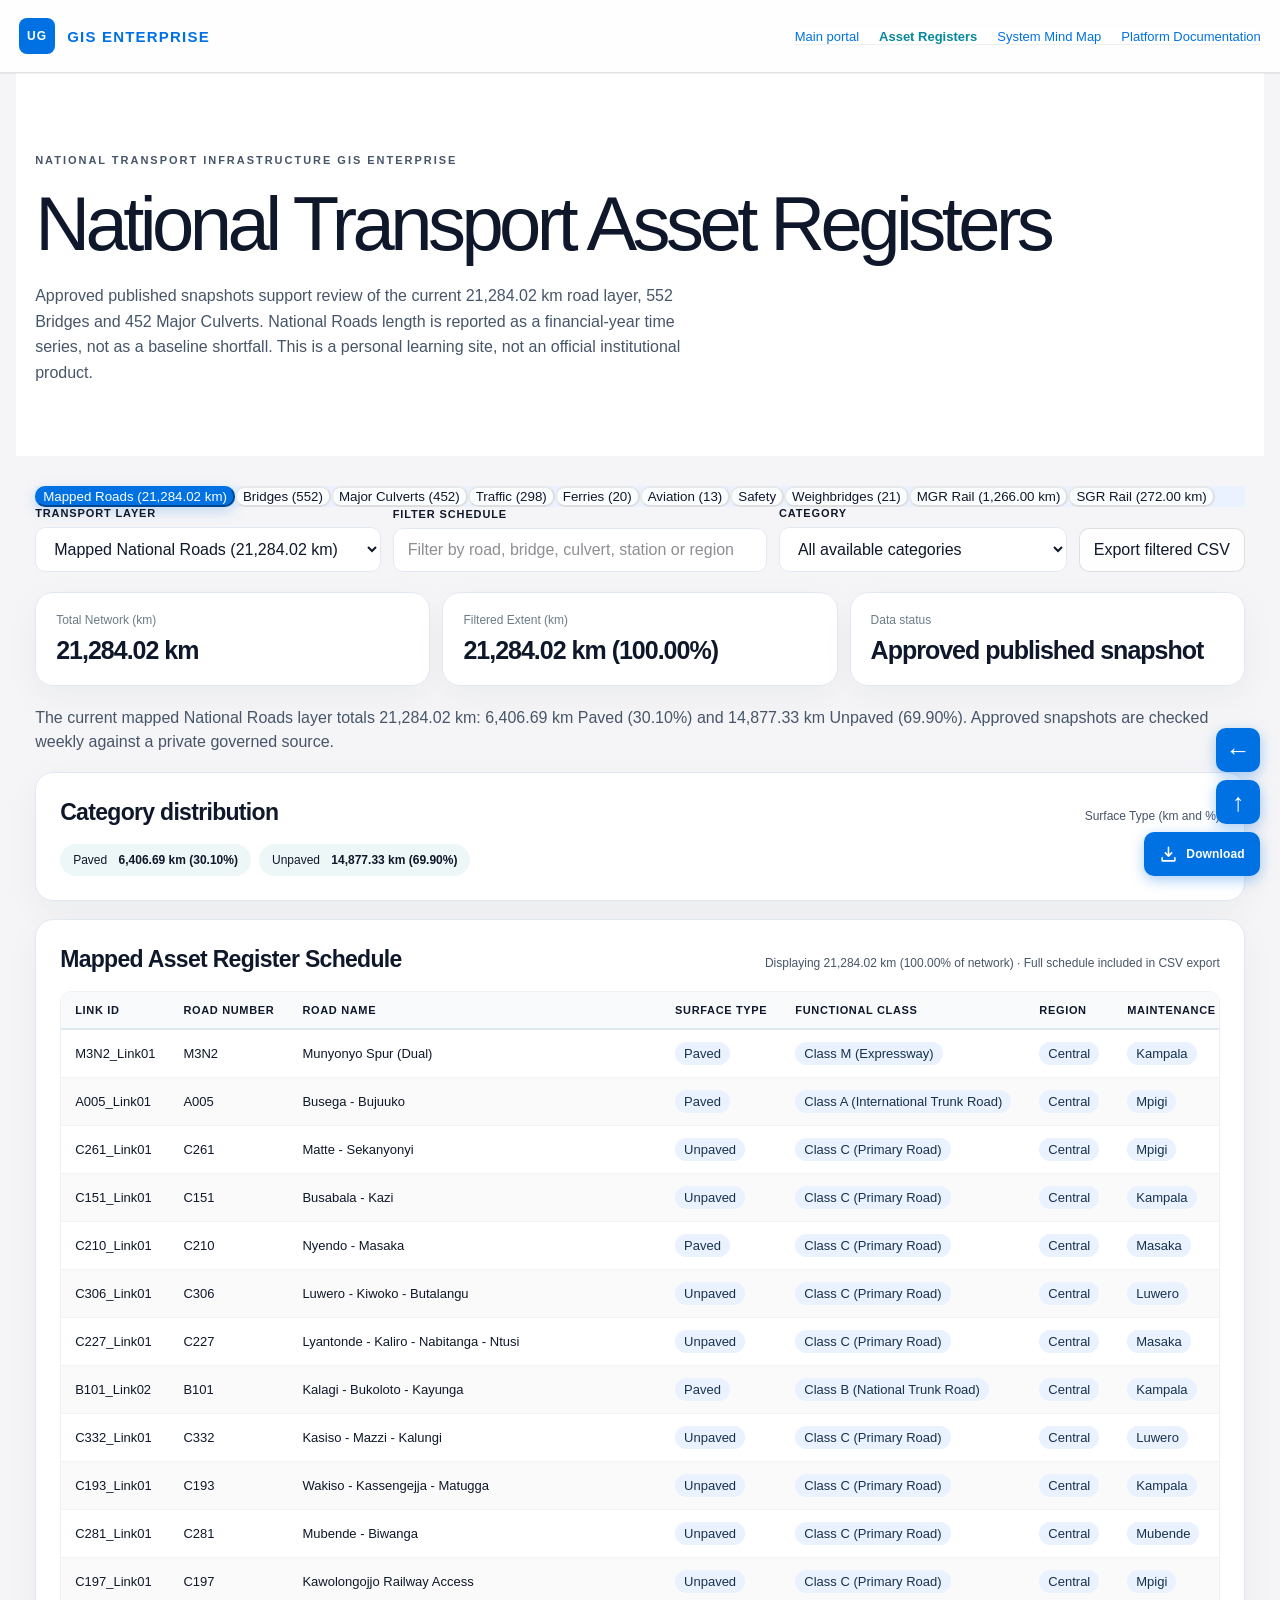
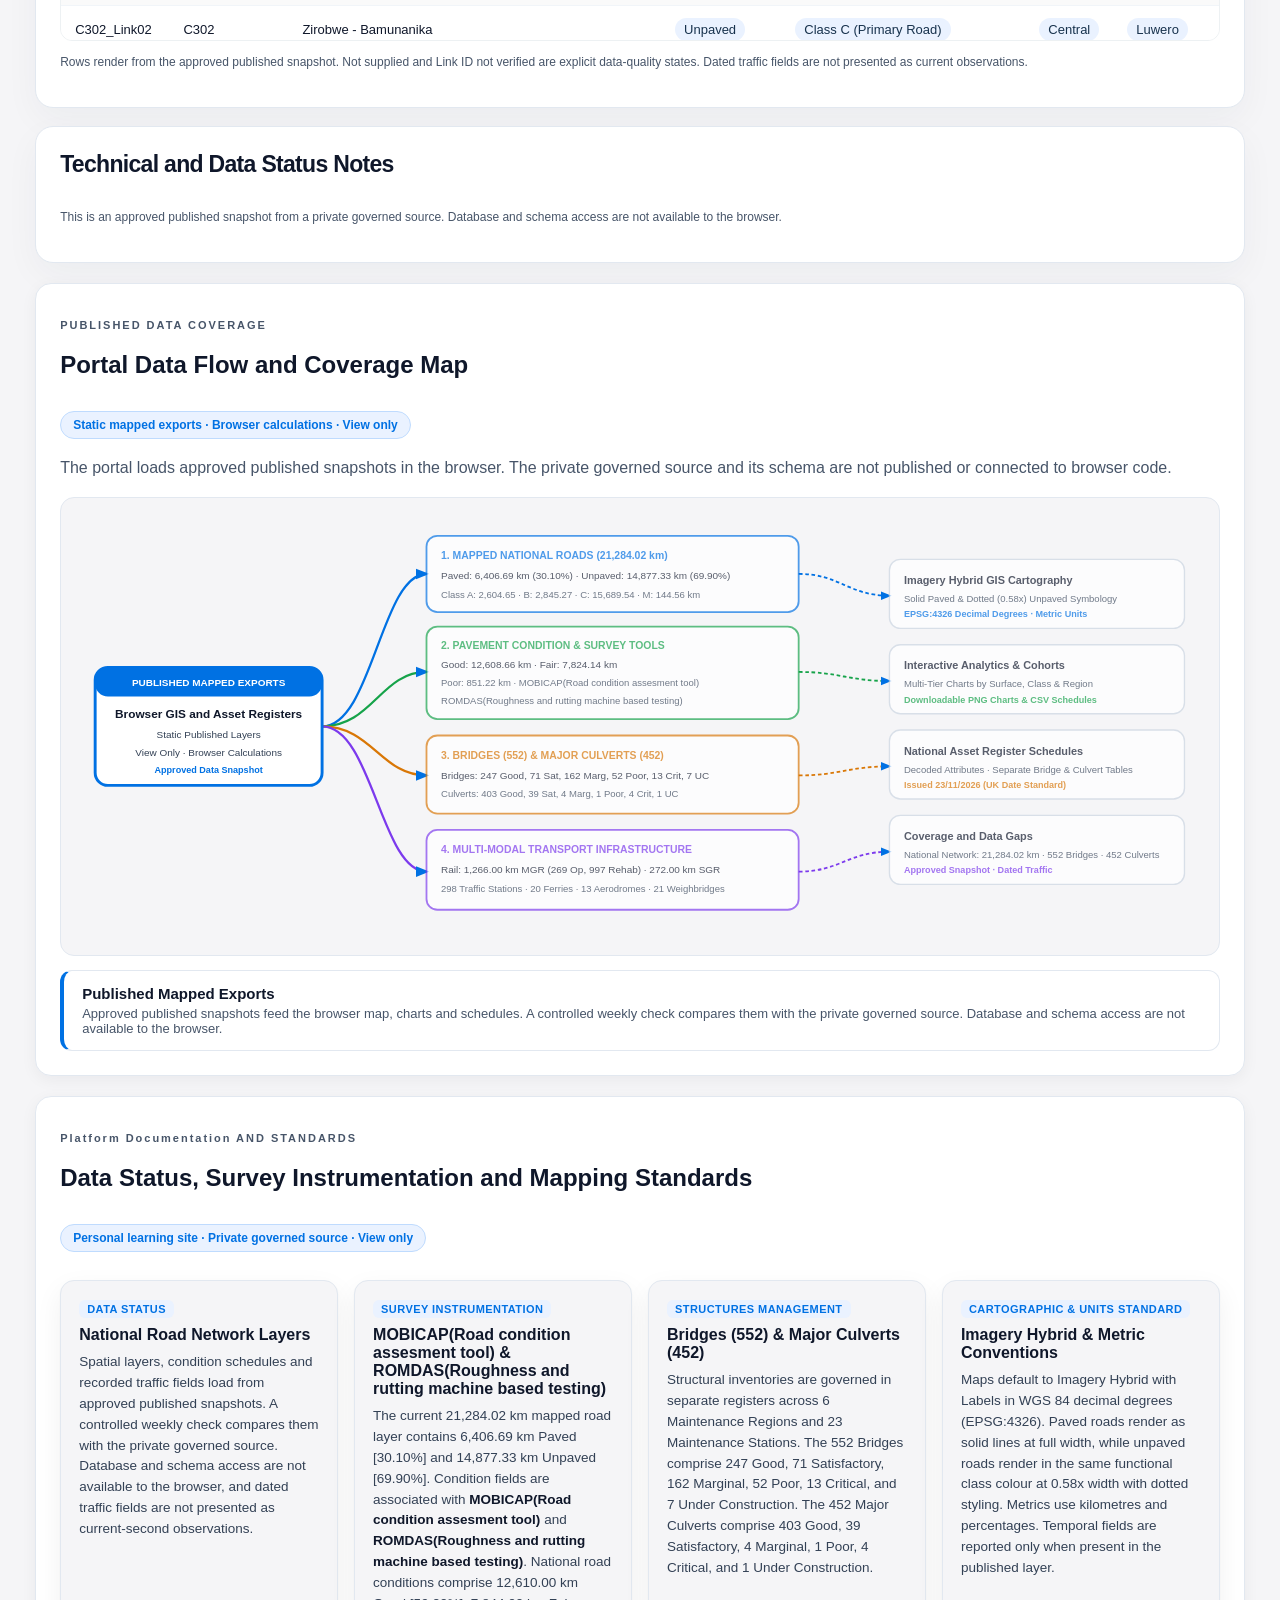
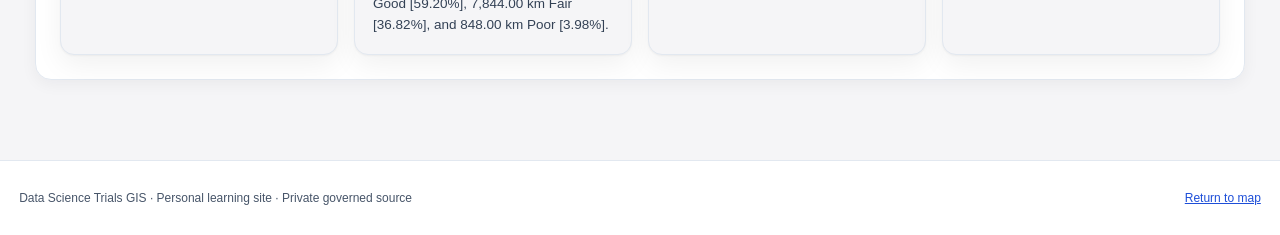
<file: data-explorer.html>
<!doctype html>
<html lang="en">
<head>
  <meta charset="utf-8">
  <meta name="viewport" content="width=device-width, initial-scale=1">
  <meta name="robots" content="noindex, nofollow">
  <meta name="theme-color" content="#F5F5F7">
  <meta name="description" content="Data Science Trials mapped Uganda transport asset registers.">
  <title>National Transport Asset Registers | GIS Enterprise</title>
  <link rel="icon" type="image/svg+xml" href="favicon.svg">
  <link rel="stylesheet" href="data-explorer.css?v=20261123-v113">
  <link rel="stylesheet" href="data-explorer-layout.css?v=20261123-v113">
  <link rel="stylesheet" href="gis-studio-tabs.css?v=20261123-v113">
  <link rel="stylesheet" href="portal-motion.css?v=20261123-v113">
  <link rel="stylesheet" href="./apple-system.css?v=20261123-v113">
<style>
/* v111: No wide margins - full-width responsive layout */
body > .container, body > .wrapper, body > main, .page-shell, .app-container,
.main-content, .content-wrapper, .hero-inner, .portal-shell, .explorer-shell,
.shell, .layout-container, #app > .container, #root > div > main {
  max-width: 100% !important;
  width: 100% !important;
  margin-left: 0 !important;
  margin-right: 0 !important;
  padding-left: 16px !important;
  padding-right: 16px !important;
  box-sizing: border-box !important;
}
</style>
<style>
.network-time-series{display:grid;grid-template-columns:repeat(2,minmax(150px,220px));gap:10px;margin:16px 0 0;max-width:450px}.network-time-series div{min-width:0;padding:11px 14px;background:#FFFFFF;border:1px solid #D8E2EA;border-radius:12px;box-shadow:0 6px 20px rgba(15,23,42,.08)}.network-time-series dt{color:#475569;font-size:12px;font-weight:700}.network-time-series dd{margin:3px 0 0;color:#0057B8;font-size:19px;font-weight:750;letter-spacing:-.02em}@media(max-width:520px){.network-time-series{grid-template-columns:1fr;max-width:260px}}
</style>
</head>
<body>
  <a class="skip-link" href="#schedule-table">Skip to table</a>
  <header class="site-header">
    <a class="brand" href="./"><span class="brand-mark">UG</span> GIS Enterprise</a>
    <nav aria-label="Primary">
      <a href="./">Main portal</a>
      <a href="./data-explorer.html" aria-current="page">Asset Registers</a>
      <a href="#platform-mindmap">System Mind Map</a>
      <a href="#platform-documentation">Platform Documentation</a>
    </nav>
  </header>
  <main>
    <section class="hero">
      <p class="eyebrow">NATIONAL TRANSPORT INFRASTRUCTURE GIS ENTERPRISE</p>
      <h1>National Transport Asset Registers</h1>
      <p>Approved published snapshots support review of the current 21,284.02 km road layer, 552 Bridges and 452 Major Culverts. National Roads length is reported as a financial-year time series, not as a baseline shortfall. This is a personal learning site, not an official institutional product.</p>
    </section>
    <section class="workspace" aria-label="Asset dataset browser">
      <div class="dataset-pills" id="dataset-pills" role="tablist" aria-label="Transport register tabs"></div>
      <div class="toolbar">
        <div><label for="dataset">Transport layer</label><select id="dataset"></select></div>
        <div><label for="search">Filter schedule</label><input id="search" type="search" placeholder="Filter by road, bridge, culvert, station or region" autocomplete="off"></div>
        <div><label for="category">Category</label><select id="category"><option value="">All available categories</option></select></div>
        <button id="download" type="button">Export filtered CSV</button>
      </div>
      <div class="summary">
        <div><span id="total-label">Total Network (km)</span><strong id="total">21,284.02 km</strong></div>
        <div><span id="matching-label">Filtered Extent (km)</span><strong id="matching">21,284.02 km (100.0%)</strong></div>
        <div><span>Data status</span><strong id="coverage">Approved published snapshot</strong></div>
      </div>
      <p id="context" class="context" role="status">Loading layer.</p>
      <section class="breakdown" aria-labelledby="breakdown-heading"><div class="section-heading"><h2 id="breakdown-heading">Category distribution</h2><p id="breakdown-field"></p></div><div id="breakdown-list" class="breakdown-list"></div></section>
      <section id="schedule-table" class="records" aria-labelledby="records-heading"><div class="section-heading"><h2 id="records-heading">Mapped Asset Register Schedule</h2><p id="row-range"></p></div><div class="table-scroll" role="region" aria-label="Mapped asset schedule, scroll to browse" tabindex="0"><table><thead id="table-head"></thead><tbody id="table-body"></tbody></table></div><p class="note">Rows render from the approved published snapshot. Not supplied and Link ID not verified are explicit data-quality states. Dated traffic fields are not presented as current observations.</p></section>
      <section class="schema" aria-labelledby="schema-heading"><div class="section-heading"><h2 id="schema-heading">Technical and Data Status Notes</h2></div><p id="gaps" class="note"></p></section>
      
      <section id="platform-mindmap" class="analysis-panel mindmap-section" aria-labelledby="mindmap-heading">
        <div class="analysis-title">
          <div>
            <p class="eyebrow">PUBLISHED DATA COVERAGE</p>
            <h2 id="mindmap-heading">Portal Data Flow and Coverage Map</h2>
          </div>
          <p class="sync-pill">Static mapped exports · Browser calculations · View only</p>
        </div>
        <p class="data-note" style="margin-top:8px;margin-bottom:20px;">The portal loads approved published snapshots in the browser. The private governed source and its schema are not published or connected to browser code.</p>
        <div class="mindmap-container" role="img" aria-label="System Mind Map showing National Road Network Layers for roads, bridges, major culverts and multi-modal transport">
          <svg viewBox="0 0 1240 468" class="mindmap-svg">
            <defs>
              <marker id="mm-arrow" viewBox="0 0 10 10" refX="8" refY="5" markerWidth="6" markerHeight="6" orient="auto-start-reverse">
                <path d="M 0 1 L 10 5 L 0 9 z" fill="#0071E3"/>
              </marker>
            </defs>
            <!-- Connectors from Root to Core Pillars -->
            <path d="M 270 234 C 325 234, 335 66, 385 66" fill="none" stroke="#0071E3" stroke-width="2.5" marker-end="url(#mm-arrow)"/>
            <path d="M 270 234 C 325 234, 335 174, 385 174" fill="none" stroke="#16A34A" stroke-width="2.5" marker-end="url(#mm-arrow)"/>
            <path d="M 270 234 C 325 234, 335 288, 385 288" fill="none" stroke="#D97706" stroke-width="2.5" marker-end="url(#mm-arrow)"/>
            <path d="M 270 234 C 325 234, 335 394, 385 394" fill="none" stroke="#7C3AED" stroke-width="2.5" marker-end="url(#mm-arrow)"/>

            <!-- Connectors from Core Pillars to Outputs -->
            <path d="M 795 66 C 840 66, 850 90, 895 90" fill="none" stroke="#0071E3" stroke-width="2" stroke-dasharray="4 3" marker-end="url(#mm-arrow)"/>
            <path d="M 795 174 C 840 174, 850 184, 895 184" fill="none" stroke="#16A34A" stroke-width="2" stroke-dasharray="4 3" marker-end="url(#mm-arrow)"/>
            <path d="M 795 288 C 840 288, 850 278, 895 278" fill="none" stroke="#D97706" stroke-width="2" stroke-dasharray="4 3" marker-end="url(#mm-arrow)"/>
            <path d="M 795 394 C 840 394, 850 372, 895 372" fill="none" stroke="#7C3AED" stroke-width="2" stroke-dasharray="4 3" marker-end="url(#mm-arrow)"/>

            <!-- Root Node -->
            <g data-node="root" transform="translate(20, 169)">
              <rect width="250" height="130" rx="14" fill="#FFFFFF" stroke="#0071E3" stroke-width="2.5"/>
              <rect width="250" height="32" rx="14" fill="#0071E3"/>
              <text x="125" y="21" text-anchor="middle" fill="#FFFFFF" font-size="11" font-weight="700">PUBLISHED MAPPED EXPORTS</text>
              <text x="125" y="56" text-anchor="middle" fill="#0F172A" font-size="13" font-weight="700">Browser GIS and Asset Registers</text>
              <text x="125" y="78" text-anchor="middle" fill="#334155" font-size="11">Static Published Layers</text>
              <text x="125" y="98" text-anchor="middle" fill="#334155" font-size="11">View Only · Browser Calculations</text>
              <text x="125" y="116" text-anchor="middle" fill="#0071E3" font-size="10" font-weight="700">Approved Data Snapshot</text>
            </g>

            <!-- Pillar 1: National Road Network -->
            <g data-node="roads" transform="translate(385, 24)">
              <rect width="410" height="84" rx="12" fill="#FFFFFF" stroke="#0071E3" stroke-width="2"/>
              <text x="16" y="26" fill="#0071E3" font-size="11.5" font-weight="700">1. MAPPED NATIONAL ROADS (21,284.02 km)</text>
              <text x="16" y="48" fill="#0F172A" font-size="11">Paved: 6,406.69 km (30.10%) · Unpaved: 14,877.33 km (69.90%)</text>
              <text x="16" y="68" fill="#334155" font-size="10.5">Class A: 2,604.65 · B: 2,845.27 · C: 15,689.54 · M: 144.56 km</text>
            </g>

            <!-- Pillar 2: Pavement Condition -->
            <g data-node="condition" transform="translate(385, 124)">
              <rect width="410" height="102" rx="12" fill="#FFFFFF" stroke="#16A34A" stroke-width="2"/>
              <text x="16" y="25" fill="#16A34A" font-size="11.5" font-weight="700">2. PAVEMENT CONDITION &amp; SURVEY TOOLS</text>
              <text x="16" y="46" fill="#0F172A" font-size="11">Good: 12,608.66 km · Fair: 7,824.14 km</text>
              <text x="16" y="66" fill="#334155" font-size="10.5">Poor: 851.22 km · MOBICAP(Road condition assesment tool)</text>
              <text x="16" y="85" fill="#334155" font-size="10.5">ROMDAS(Roughness and rutting machine based testing)</text>
            </g>

            <!-- Pillar 3: Structures -->
            <g data-node="structures" transform="translate(385, 244)">
              <rect width="410" height="86" rx="12" fill="#FFFFFF" stroke="#D97706" stroke-width="2"/>
              <text x="16" y="26" fill="#D97706" font-size="11.5" font-weight="700">3. BRIDGES (552) &amp; MAJOR CULVERTS (452)</text>
              <text x="16" y="48" fill="#0F172A" font-size="11">Bridges: 247 Good, 71 Sat, 162 Marg, 52 Poor, 13 Crit, 7 UC</text>
              <text x="16" y="68" fill="#334155" font-size="10.5">Culverts: 403 Good, 39 Sat, 4 Marg, 1 Poor, 4 Crit, 1 UC</text>
            </g>

            <!-- Pillar 4: Multi-Modal -->
            <g data-node="multimodal" transform="translate(385, 348)">
              <rect width="410" height="88" rx="12" fill="#FFFFFF" stroke="#7C3AED" stroke-width="2"/>
              <text x="16" y="26" fill="#7C3AED" font-size="11.5" font-weight="700">4. MULTI-MODAL TRANSPORT INFRASTRUCTURE</text>
              <text x="16" y="48" fill="#0F172A" font-size="11">Rail: 1,266.00 km MGR (269 Op, 997 Rehab) · 272.00 km SGR</text>
              <text x="16" y="68" fill="#334155" font-size="10.5">298 Traffic Stations · 20 Ferries · 13 Aerodromes · 21 Weighbridges</text>
            </g>

            <!-- Output Nodes -->
            <g data-node="cartography" transform="translate(895, 50)">
              <rect width="325" height="76" rx="12" fill="#FFFFFF" stroke="#CBD5E1" stroke-width="1.5"/>
              <text x="16" y="27" fill="#0F172A" font-size="12" font-weight="700">Imagery Hybrid GIS Cartography</text>
              <text x="16" y="47" fill="#334155" font-size="10.5">Solid Paved &amp; Dotted (0.58x) Unpaved Symbology</text>
              <text x="16" y="64" fill="#0071E3" font-size="10" font-weight="600">EPSG:4326 Decimal Degrees · Metric Units</text>
            </g>

            <g data-node="analytics" transform="translate(895, 144)">
              <rect width="325" height="76" rx="12" fill="#FFFFFF" stroke="#CBD5E1" stroke-width="1.5"/>
              <text x="16" y="27" fill="#0F172A" font-size="12" font-weight="700">Interactive Analytics &amp; Cohorts</text>
              <text x="16" y="47" fill="#334155" font-size="10.5">Multi-Tier Charts by Surface, Class &amp; Region</text>
              <text x="16" y="64" fill="#16A34A" font-size="10" font-weight="600">Downloadable PNG Charts &amp; CSV Schedules</text>
            </g>

            <g data-node="registers" transform="translate(895, 238)">
              <rect width="325" height="76" rx="12" fill="#FFFFFF" stroke="#CBD5E1" stroke-width="1.5"/>
              <text x="16" y="27" fill="#0F172A" font-size="12" font-weight="700">National Asset Register Schedules</text>
              <text x="16" y="47" fill="#334155" font-size="10.5">Decoded Attributes · Separate Bridge &amp; Culvert Tables</text>
              <text x="16" y="64" fill="#D97706" font-size="10" font-weight="600">Issued 23/11/2026 (UK Date Standard)</text>
            </g>

            <g data-node="gaps" transform="translate(895, 332)">
              <rect width="325" height="76" rx="12" fill="#FFFFFF" stroke="#CBD5E1" stroke-width="1.5"/>
              <text x="16" y="27" fill="#0F172A" font-size="12" font-weight="700">Coverage and Data Gaps</text>
              <text x="16" y="47" fill="#334155" font-size="10.5">National Network: 21,284.02 km · 552 Bridges · 452 Culverts</text>
              <text x="16" y="64" fill="#7C3AED" font-size="10" font-weight="600">Approved Snapshot · Dated Traffic</text>
            </g>
          </svg>
        </div>
        <div id="mindmap-detail" class="mindmap-detail" aria-live="polite">
          <div>
            <h3>Published Mapped Exports</h3>
            <p>Select any node above to inspect the published scope, mapped coverage and known data gaps.</p>
          </div>
          <button type="button" class="quiet-button" data-mindmap-action hidden>Open layer on map</button>
        </div>
      </section>

      <section id="platform-documentation" class="analysis-panel docs-section" aria-labelledby="docs-heading">
        <div class="analysis-title">
          <div>
            <p class="eyebrow">Platform Documentation AND STANDARDS</p>
            <h2 id="docs-heading">Data Status, Survey Instrumentation and Mapping Standards</h2>
          </div>
          <p class="sync-pill">Personal learning site · Private governed source · View only</p>
        </div>
        <div class="docs-grid">
          <article class="doc-card">
            <span class="doc-tag">DATA STATUS</span>
            <h3>National Road Network Layers</h3>
            <p>Spatial layers, condition schedules and recorded traffic fields load from approved published snapshots. A controlled weekly check compares them with the private governed source. Database and schema access are not available to the browser, and dated traffic fields are not presented as current-second observations.</p>
          </article>
          <article class="doc-card">
            <span class="doc-tag">SURVEY INSTRUMENTATION</span>
            <h3>MOBICAP(Road condition assesment tool) &amp; ROMDAS(Roughness and rutting machine based testing)</h3>
            <p>The current 21,284.02 km mapped road layer contains 6,406.69 km Paved [30.10%] and 14,877.33 km Unpaved [69.90%]. Condition fields are associated with <strong>MOBICAP(Road condition assesment tool)</strong> and <strong>ROMDAS(Roughness and rutting machine based testing)</strong>. National road conditions comprise 12,610.00 km Good [59.20%], 7,844.00 km Fair [36.82%], and 848.00 km Poor [3.98%].</p>
          </article>
          <article class="doc-card">
            <span class="doc-tag">STRUCTURES MANAGEMENT</span>
            <h3>Bridges (552) &amp; Major Culverts (452)</h3>
            <p>Structural inventories are governed in separate registers across 6 Maintenance Regions and 23 Maintenance Stations. The 552 Bridges comprise 247 Good, 71 Satisfactory, 162 Marginal, 52 Poor, 13 Critical, and 7 Under Construction. The 452 Major Culverts comprise 403 Good, 39 Satisfactory, 4 Marginal, 1 Poor, 4 Critical, and 1 Under Construction.</p>
          </article>
          <article class="doc-card">
            <span class="doc-tag">CARTOGRAPHIC &amp; UNITS STANDARD</span>
            <h3>Imagery Hybrid &amp; Metric Conventions</h3>
            <p>Maps default to Imagery Hybrid with Labels in WGS 84 decimal degrees (EPSG:4326). Paved roads render as solid lines at full width, while unpaved roads render in the same functional class colour at 0.58x width with dotted styling. Metrics use kilometres and percentages. Temporal fields are reported only when present in the published layer.</p>
          </article>
        </div>
      </section>

    </section>
  </main>
  <footer><span>Data Science Trials GIS · Personal learning site · Private governed source</span><a href="./">Return to map</a></footer>
  <nav class="floating-actions" aria-label="Page actions"><button type="button" data-action="back" aria-label="Go back" title="Go back">←</button><button type="button" data-action="top" aria-label="Back to top" title="Back to top">↑</button><button type="button" data-action="download" aria-label="Download filtered CSV" title="Download filtered CSV"><svg viewBox="0 0 24 24" aria-hidden="true"><path d="M12 3v11m-4-4 4 4 4-4M4 16v4h16v-4"/></svg><span>Download</span></button></nav>
  <script src="data-explorer.js?v=20261125-private-source" defer></script><script src="floating-actions.js?v=20261123-v113" defer></script><script src="portal-motion.js?v=20261123-v113" defer></script>
  <script src="mindmap-interactive.js?v=20261125-private-source" defer></script>
</body>
</html>
</file>
<file: data-explorer.css>
:root{font-family:-apple-system,BlinkMacSystemFont,"Segoe UI",sans-serif;color:#17232e;background:#f7f9fb;font-synthesis:none}*{box-sizing:border-box}body{margin:0}a{color:inherit}.skip-link{position:absolute;left:-9999px}.skip-link:focus{left:12px;top:12px;z-index:5;background:white;padding:12px}.site-header{display:flex;align-items:center;justify-content:space-between;gap:20px;padding:18px clamp(20px,5vw,80px);background:#fff;border-bottom:1px solid #e5ebef}.brand{font-size:15px;font-weight:700;text-decoration:none;letter-spacing:.08em;text-transform:uppercase;display:flex;align-items:center;gap:12px}.brand-mark{display:inline-grid;place-items:center;width:36px;height:36px;background:#0071E3;color:#FFFFFF;border-radius:8px;font-weight:700;font-size:12px}.site-header nav{display:flex;gap:20px;font-size:13px}.site-header nav a{text-decoration:none}.site-header nav [aria-current]{color:#07889b;font-weight:700}.hero{background:#fff;padding:70px clamp(20px,5vw,80px) 55px}.eyebrow{font-size:11px;font-weight:800;letter-spacing:.18em;color:#079bab}.hero h1{font-size:clamp(36px,6vw,76px);font-weight:400;letter-spacing:-.06em;margin:14px 0}.hero>p:last-child{max-width:670px;color:#5b6975;line-height:1.6}.workspace{padding:30px clamp(20px,5vw,80px) 80px;max-width:1700px;margin:auto}.toolbar{display:grid;grid-template-columns:1.2fr 1.3fr 1fr auto;gap:12px;align-items:end}.toolbar label{display:block;font-size:11px;font-weight:800;text-transform:uppercase;letter-spacing:.08em;color:#5c6c78;margin-bottom:8px}.toolbar input,.toolbar select,.toolbar button,.pagination button{width:100%;border:1px solid #d9e3e8;border-radius:10px;background:#fff;color:#20313b;padding:12px 14px;font:inherit}.toolbar button{background:#0071E3;color:#fff;cursor:pointer}.toolbar button:hover,.pagination button:hover{filter:brightness(.94)}.summary{display:grid;grid-template-columns:repeat(3,1fr);gap:12px;margin:20px 0}.summary>div,.breakdown,.records,.schema{background:#fff;border:1px solid #e5eaed;border-radius:18px;box-shadow:0 12px 35px #1b35400b}.summary>div{padding:20px}.summary span{display:block;color:#6c7c87;font-size:12px;margin-bottom:9px}.summary strong{font-size:25px;letter-spacing:-.04em}.context{color:#526673;line-height:1.5}.breakdown,.records,.schema{padding:24px;margin-top:18px}.section-heading{display:flex;align-items:baseline;justify-content:space-between;gap:16px}.section-heading h2{font-size:23px;letter-spacing:-.03em;margin:0 0 18px}.section-heading p{font-size:12px;color:#71828d}.breakdown-list{display:flex;flex-wrap:wrap;gap:8px}.breakdown-list span{border-radius:999px;padding:9px 13px;background:#edf7f8;font-size:12px}.breakdown-list strong{margin-left:8px}.table-scroll{overflow:auto;max-height:650px;border:1px solid #edf1f3;border-radius:12px}table{border-collapse:collapse;width:100%;min-width:740px;font-size:13px}th,td{text-align:left;padding:12px 14px;border-bottom:1px solid #edf1f3;white-space:nowrap}thead{position:sticky;top:0;background:#f7fafb;z-index:1}th{font-size:11px;text-transform:uppercase;letter-spacing:.06em;color:#5d7280}tbody tr:hover{background:#f7fbfc}.badge{display:inline-block;border-radius:999px;padding:4px 9px;background:#eef2f5}.badge.good,.badge.paved,.badge.operational{background:#dff7ee;color:#11654b}.badge.fair,.badge.moderate,.badge.proposed{background:#fff2d9;color:#865c0b}.badge.poor,.badge.high,.badge.critical{background:#ffe5e3;color:#922c2c}.badge.missing{background:#edf0f2;color:#62727b}.number-high{font-weight:700;color:#0c8190}.pagination{display:flex;align-items:center;justify-content:flex-end;gap:12px;margin-top:18px}.pagination button{width:auto;cursor:pointer}.pagination button:disabled{opacity:.45;cursor:default}.pagination span{font-size:12px;color:#5a6a75}.note{font-size:12px;color:#74848e;line-height:1.5}pre{overflow:auto;background:#10222e;color:#c8f2f2;padding:20px;border-radius:12px;font-size:12px;line-height:1.55}footer{display:flex;justify-content:space-between;background:#10212e;color:#d6e7ea;padding:30px clamp(20px,5vw,80px);font-size:12px}footer a{color:#d6e7ea}@media(max-width:900px){.toolbar{grid-template-columns:1fr 1fr}.summary{grid-template-columns:1fr 1fr 1fr}}@media(max-width:620px){.hero{padding-top:45px}.toolbar,.summary{grid-template-columns:1fr}.section-heading{display:block}.breakdown,.records,.schema{padding:16px}}
</file>
<file: data-explorer-layout.css>
:root, button, input, select, table { font-family: Arial, sans-serif; }
.site-header, .hero, .workspace, footer { padding-left: clamp(14px, 1.5vw, 24px); padding-right: clamp(14px, 1.5vw, 24px); }
.workspace { width: 100%; max-width: none; margin: 0; }
.badge.unpaved, .badge.neutral { background: #eaf1f6; color: #34556a; }
.badge.low, .badge.verified { background: #dff7ee; color: #11654b; }
.badge.review, .badge.very-high { background: #ffe5e3; color: #922c2c; }
.badge.unverified { background: #fff2d9; color: #865c0b; }
</file>
<file: gis-studio-tabs.css>
.site-header .section-tabs {
  display: grid;
  grid-template-columns: repeat(5, minmax(0, 1fr));
  gap: 5px;
  width: min(780px, 100%);
  align-items: stretch;
}
.section-tabs a, .section-tabs button {
  display: flex;
  align-items: center;
  justify-content: center;
  min-width: 0;
  margin: 0;
  padding: 8px 5px;
  border: 1px solid #dce5e9;
  border-radius: 10px;
  background: #fff;
  color: #183543;
  font: 600 12px/1.2 -apple-system, BlinkMacSystemFont, Arial, sans-serif;
  text-align: center;
  text-decoration: none;
  cursor: pointer;
}
.section-tabs [aria-current="page"] { background: #0071E3; border-color: #0071E3; color: #FFFFFF; }
.section-tabs a:focus-visible, .section-tabs button:focus-visible { outline: 3px solid #0071E3; outline-offset: 2px; }
.mode-detail { display: grid; grid-template-columns: minmax(0, 1fr) minmax(230px, 1fr); gap: 24px; align-items: center; padding: 28px; background: #FFFFFF; border: 1px solid #E2E8F0; border-radius: 16px; }
.mode-detail[hidden], .control-card[hidden], .legend-card[hidden], .analysis-panel[hidden] { display: none !important; }
.mode-chart-wrap { min-width: 0; height: 275px; }
.mode-chart-wrap canvas { max-width: 100%; max-height: 240px; }
.mode-chart-wrap p { margin: 3px 0 0; color: #475569; font-size: 11px; text-align: center; }
.chart-gallery { border-top: 1px solid #E2E8F0; padding-top: 30px; }
.chart-gallery .gallery-grid { margin-top: 18px; }
.gallery-card { min-height: 270px; padding: 18px 20px; }
.gallery-card .chart-header h3 { line-height: 1.35; }
.gallery-card canvas { height: 205px !important; margin-top: 10px; }
.gallery-card-actions { display: flex; align-items: center; gap: 10px; flex: none; }
.chart-unit { color: #475569; font-size: 11px; }
.chart-download { display: grid; place-items: center; width: 28px; height: 28px; padding: 0; border: 1px solid #E2E8F0; border-radius: 7px; background: #FFFFFF; color: #0F172A; font: 600 16px/1 -apple-system,BlinkMacSystemFont,Arial,sans-serif; cursor: pointer; }
.chart-download:hover,.chart-download:focus-visible { background: #EAF2FF; border-color: #0071E3; color: #0071E3; }
.map-tools { position: absolute; z-index: 600; top: 50%; right: 14px; transform: translateY(-50%); display: grid; gap: 4px; padding: 5px; border-radius: 12px; background: rgba(255,255,255,0.94); border: 1px solid #E2E8F0; backdrop-filter: blur(10px); box-shadow: 0 8px 24px rgba(15,23,42,0.12); }
.map-tools button { width: 38px; height: 38px; border: 1px solid #E2E8F0; border-radius: 8px; background: #FFFFFF; color: #0F172A; font: 700 13px/1 -apple-system,BlinkMacSystemFont,Arial,sans-serif; cursor: pointer; }
.map-tools button:hover,.map-tools button[aria-pressed="true"]:is([data-map-tool="distance"],[data-map-tool="area"]),.map-tools button:focus-visible { background: #0071E3; border-color: #0071E3; color: #FFFFFF; }
.map-tools button[aria-pressed="false"] { opacity: .55; }
.map-measure-status { position: absolute; z-index: 600; bottom: 28px; left: 50%; transform: translateX(-50%); max-width: calc(100% - 120px); padding: 9px 13px; border-radius: 20px; background: rgba(255,255,255,0.96); border: 1px solid #E2E8F0; color: #0F172A; font-size: 12px; text-align: center; pointer-events: none; box-shadow: 0 4px 16px rgba(15,23,42,0.12); }
.map-coordinates { position: absolute; z-index: 600; bottom: 20px; left: 18px; padding: 6px 10px; border-radius: 8px; background: rgba(255,255,255,0.94); border: 1px solid #E2E8F0; color: #0F172A; font: 600 11px/1.2 -apple-system,BlinkMacSystemFont,Arial,sans-serif; pointer-events: none; box-shadow: 0 4px 12px rgba(15,23,42,0.08); }
.map-shell:fullscreen { width: 100vw; height: 100vh; }
.map-download-menu { position: absolute; right: 0; bottom: 56px; min-width: 180px; padding: 7px; display: grid; gap: 4px; border: 1px solid #dbe5e9; border-radius: 12px; background: #fff; box-shadow: 0 10px 30px #0005; }
.map-download-menu[hidden] { display: none; }
.map-download-menu button { width: 100%; height: auto; padding: 9px 10px; border-radius: 7px; background: transparent; color: #193441; font: 600 12px/1.2 -apple-system,BlinkMacSystemFont,Arial,sans-serif; text-align: left; box-shadow: none; }
.map-download-menu button:hover,.map-download-menu button:focus-visible { background: #e9f7f9; color: #123f4c; }
.transport-marker { background: transparent; border: 0; }
.transport-marker .marker-shadow { position: absolute; left: 6px; bottom: 0; width: 27px; height: 8px; border-radius: 50%; background: #0008; filter: blur(3px); transform-origin: center center; transform: scale(var(--point-scale, 0.26)); transition: transform .18s ease; }
.transport-marker .marker-pin { position: absolute; left: 3px; top: 0; display: grid; place-items: center; width: 32px; height: 36px; border: 2px solid #ffffffbc; border-radius: 15px 15px 15px 3px; transform-origin: bottom center; transform: rotate(-45deg) scale(var(--point-scale, 0.26)); background: radial-gradient(circle at 25% 20%, #ffffff94, transparent 43%), linear-gradient(135deg, #ffffff4a, transparent 47%), var(--marker-colour); box-shadow: inset -4px -5px 8px #08152065, inset 2px 2px 4px #fff8, 4px 6px 9px #0008; transition: transform .18s ease; }
.transport-marker .marker-pin svg { width: 20px; height: 20px; transform: rotate(45deg); filter: drop-shadow(1px 1px 1px #0009); }
.transport-marker:hover .marker-pin { filter: brightness(1.18); transform: rotate(-45deg) scale(calc(var(--point-scale, 0.26) * 1.45)) translate(2px,-2px); }
@media print { .site-header,.floating-actions,.map-tools,.control-card,.legend-card,.chart-download { display: none !important; } .map-shell { height: 420px; } .chart-card { break-inside: avoid; } }
@media (max-width:680px) { .map-tools { top: auto; bottom: 175px; right: 8px; transform: none; grid-template-columns: repeat(3, 1fr); } .map-tools button { width: 32px; height: 32px; } }
.floating-actions{position:fixed;right:20px;bottom:24px;z-index:1000;display:grid;gap:8px}.floating-actions button{width:44px;height:44px;border:0;border-radius:50%;background:#242d33;color:#fff;font:700 25px/1 -apple-system,BlinkMacSystemFont,Arial,sans-serif;box-shadow:0 7px 20px #10202c45;cursor:pointer}.floating-actions button:hover{background:#116676}.floating-actions button:focus-visible{outline:3px solid #40d4e0;outline-offset:2px}
.floating-actions{justify-items:end}.floating-actions button[data-action="download"]{width:auto;min-width:116px;display:flex;align-items:center;justify-content:center;gap:8px;padding:0 14px;border-radius:24px;font-size:12px;letter-spacing:.01em}.floating-actions button[data-action="download"] svg{width:19px;height:19px;stroke:currentColor;stroke-width:2;fill:none;stroke-linecap:round;stroke-linejoin:round}
.floating-actions .map-download-menu button{width:100%;height:auto;min-height:38px;padding:9px 10px;border-radius:7px;background:transparent;color:#193441;font:600 12px/1.2 -apple-system,BlinkMacSystemFont,Arial,sans-serif;text-align:left;box-shadow:none;white-space:nowrap}.floating-actions .map-download-menu button:hover,.floating-actions .map-download-menu button:focus-visible{background:#e9f7f9;color:#123f4c}
@media (max-width: 760px) {
  .site-header { height: auto; min-height: 62px; flex-wrap: wrap; gap: 8px; padding: 10px 16px; }
  .site-header .section-tabs { grid-template-columns: repeat(5, minmax(0, 1fr)); width: 100%; }
  .site-header .section-tabs a:first-child { display: flex; }
  .section-tabs a, .section-tabs button { font-size: 10px; padding: 7px 2px; }
  .mode-detail { grid-template-columns: 1fr; }
  .intro h1 { font-size: clamp(32px, 8.5vw, 42px); }
  .intro-note { max-width: 100%; }
}
</file>
<file: portal-motion.css>
:root { --scroll-progress: 0%; --motion-ease: cubic-bezier(.22, 1, .36, 1); }
body::before { content: ""; position: fixed; z-index: 2000; inset: 0 auto auto 0; width: var(--scroll-progress); height: 3px; background: linear-gradient(90deg, #0a8190, #3bd8d5, #c4f7ed); box-shadow: 0 0 14px #35c9d7aa; pointer-events: none; transition: width .12s linear; }
.brand-mark { animation: brand-arrive .85s var(--motion-ease) backwards; }
.site-header { animation: header-arrive .8s var(--motion-ease) backwards; }
.intro-copy, .hero { animation: rise-in .85s var(--motion-ease) backwards; }
.intro-aside { animation: rise-in .85s .14s var(--motion-ease) backwards; }
.intro h1 em { background: linear-gradient(110deg, #0F172A 18%, #0071E3 50%, #0F172A 82%); background-size: 250% 100%; background-clip: text; -webkit-background-clip: text; color: transparent; animation: headline-glint 5s ease-in-out 1.1s infinite; }
.section-tabs a, .section-tabs button, .toolbar button, .intro-aside a, .mode-detail a, .floating-actions button { transition: transform .35s var(--motion-ease), box-shadow .35s var(--motion-ease), background-color .25s ease, border-color .25s ease, color .25s ease; }
.section-tabs a:hover, .section-tabs button:hover { transform: translateY(-3px); border-color: #47b9c4; box-shadow: 0 8px 20px #0a617124; }
.section-tabs [aria-current="page"] { box-shadow: 0 6px 20px #0b71832d; }
.intro-aside a:hover, .mode-detail a:hover { transform: translateX(5px); }
.floating-actions button:hover, .toolbar button:hover { transform: translateY(-4px) scale(1.045); box-shadow: 0 12px 28px #10202c40; }
.floating-actions button:active, .section-tabs button:active, .toolbar button:active { transform: scale(.94); }
.floating-card { background: rgba(255, 255, 251, .86); border-color: #ffffffa8; -webkit-backdrop-filter: blur(18px) saturate(1.15); backdrop-filter: blur(18px) saturate(1.15); transition: transform .4s var(--motion-ease), box-shadow .4s var(--motion-ease); }
.control-card:hover, .legend-card:hover { transform: translateY(-5px); box-shadow: 0 25px 68px #0006, 0 4px 15px #0002; }
.metric-card:hover { transform: translate(-50%, -5px); box-shadow: 0 25px 68px #0006, 0 4px 15px #0002; }
.metric-card { width: min(290px, calc(100% - 36px)); }
.single-metric { display: flex; align-items: baseline; gap: 10px; }
.single-metric strong { font-size: clamp(24px, 3vw, 34px); letter-spacing: -.06em; white-space: nowrap; }
.single-metric span { font-size: 11px; line-height: 1.3; color: #52616c; }
.control-card input, .control-card select, .toolbar input, .toolbar select { transition: border-color .25s ease, box-shadow .25s ease, background-color .25s ease; }
.control-card input:focus, .control-card select:focus, .toolbar input:focus, .toolbar select:focus { border-color: #1ba5b3; box-shadow: 0 0 0 4px #30bdca20; background: #fff; }
.live-dot { animation: beacon 2.2s ease-in-out infinite; }
.screen-reader-only { position: absolute; width: 1px; height: 1px; padding: 0; margin: -1px; overflow: hidden; clip: rect(0, 0, 0, 0); white-space: nowrap; border: 0; }
.control-card { animation: rise-in .8s .35s var(--motion-ease) backwards; }
.legend-card { animation: rise-in .8s .5s var(--motion-ease) backwards; }
.metric-card { animation: rise-centred .85s .65s var(--motion-ease) backwards; }
.mode-detail:not([hidden]) { animation: rise-in .55s var(--motion-ease) backwards; }
.chart-card, .summary > div, .breakdown, .records, .schema { transition: transform .35s var(--motion-ease), box-shadow .35s var(--motion-ease), border-color .35s ease; }
.chart-card { position: relative; overflow: hidden; min-height: 310px; background: #FFFFFF; border: 1px solid #E2E8F0; --card-accent: #0071E3; }
.chart-card canvas { height: 225px !important; }
.summary > div, .breakdown, .records, .schema { background: #FFFFFF; border: 1px solid #E2E8F0; }
.chart-card:nth-child(3n + 2) { --card-accent: #16A34A; }
.chart-card:nth-child(3n) { --card-accent: #7C3AED; }
.chart-card::before { content: ""; position: absolute; top: 0; left: 20px; right: 20px; height: 3px; border-radius: 0 0 6px 6px; background: var(--card-accent); }
.chart-card .chart-header h3 { color: #0F172A; }
.chart-card .chart-header span { color: #475569; }
.chart-card:hover, .summary > div:hover, .breakdown:hover, .schema:hover { transform: translateY(-5px); border-color: #51bbc760; box-shadow: 0 20px 42px #03121e26; }
.breakdown-list span, .badge { transition: transform .25s var(--motion-ease), box-shadow .25s ease; }
.breakdown-list span:hover, .badge:hover { transform: translateY(-2px); box-shadow: 0 5px 13px #144f641e; }
.table-scroll tbody tr { transition: background-color .18s ease, box-shadow .18s ease; }
.table-scroll tbody tr:hover { background: #eaf7f9; box-shadow: inset 3px 0 #15acbc; }
.motion-reveal { opacity: 0; transform: translateY(30px) scale(.98); transition: opacity .75s var(--motion-ease), transform .75s var(--motion-ease); transition-delay: var(--reveal-delay, 0ms); }
.motion-reveal.is-visible { opacity: 1; transform: none; }
@keyframes rise-in { from { opacity: 0; transform: translateY(24px); } to { opacity: 1; transform: translateY(0); } }
@keyframes rise-centred { from { opacity: 0; transform: translate(-50%, 22px); } to { opacity: 1; transform: translate(-50%, 0); } }
@keyframes header-arrive { from { opacity: 0; transform: translateY(-14px); } to { opacity: 1; transform: none; } }
@keyframes brand-arrive { from { transform: rotate(-12deg) scale(.75); opacity: 0; } to { transform: rotate(0) scale(1); opacity: 1; } }
@keyframes headline-glint { 0%, 25%, 100% { background-position: 100% 0; } 55% { background-position: 0 0; } }
@keyframes beacon { 0%, 100% { box-shadow: 0 0 0 0 #29d6d180; } 50% { box-shadow: 0 0 0 8px #29d6d100; } }
@media (prefers-reduced-motion: reduce) { *, *::before, *::after { animation-duration: .01ms !important; animation-iteration-count: 1 !important; scroll-behavior: auto !important; transition-duration: .01ms !important; } .motion-reveal { opacity: 1; transform: none; } }
</file>
<file: apple-system.css>
/*
 * NATIONAL TRANSPORT GIS ENTERPRISE shared light interface.
 * Keeps each portal's data colours while standardising its application shell.
 */
:root {
  color-scheme: light !important;
  --apple-page: #F5F5F7;
  --apple-surface: #FFFFFF;
  --apple-surface-soft: #F8FAFC;
  --apple-text: #0F172A;
  --apple-muted: #475569;
  --apple-line: #E2E8F0;
  --apple-blue: #0071E3;
  --apple-blue-soft: #EAF2FF;
  --apple-teal: #0D9488;
  --apple-green: #16A34A;
  --apple-amber: #D97706;
  --apple-orange: #EA580C;
  --apple-red: #DC2626;
  --apple-purple: #7C3AED;
  --apple-rose: #DB2777;
  --apple-radius: 14px;
  --apple-shadow: 0 1px 2px rgba(0, 0, 0, .04), 0 10px 28px rgba(0, 0, 0, .06);
  --bg-primary: #f5f5f7 !important;
  --bg-secondary: #ffffff !important;
  --bg-tertiary: #f2f2f7 !important;
  --background: #f5f5f7 !important;
  --surface: #ffffff !important;
  --surface-1: #ffffff !important;
  --surface-2: #f5f5f7 !important;
  --card-bg: #ffffff !important;
  --panel-bg: #ffffff !important;
  --text-primary: #1d1d1f !important;
  --text-secondary: #6e6e73 !important;
  --text-muted: #86868b !important;
  --border-color: #d2d2d7 !important;
  --accent: #0071e3 !important;
  --primary: #2563eb !important;
  --accent-cyan: #0f8fa8 !important;
  --accent-green: #278a50 !important;
  --accent-yellow: #b77900 !important;
  --accent-orange: #c75a24 !important;
  --accent-red: #c43d4d !important;
  --accent-purple: #7258b7 !important;
  --c: #2563eb !important;
  --g: #278a50 !important;
  --p: #b83d6b !important;
  --o: #c75a24 !important;
  --y: #b77900 !important;
}

html,
html.dark {
  color-scheme: light !important;
  background: var(--apple-page) !important;
}

html,
body,
#root,
#app {
  min-height: 100%;
  background: var(--apple-page) !important;
  color: var(--apple-text) !important;
  font-family: Arial, -apple-system, BlinkMacSystemFont, "SF Pro Text", "Segoe UI", sans-serif !important;
}

body {
  margin: 0;
  -webkit-font-smoothing: antialiased;
  text-rendering: optimizeLegibility;
}

header,
.header,
.app-header,
.topbar,
.top-bar,
.navbar,
nav {
  background: rgba(255, 255, 255, .88) !important;
  color: var(--apple-text) !important;
  border-color: rgba(0, 0, 0, .10) !important;
  box-shadow: 0 1px 0 rgba(0, 0, 0, .06) !important;
  backdrop-filter: saturate(180%) blur(20px);
  -webkit-backdrop-filter: saturate(180%) blur(20px);
}

aside,
.sidebar,
.side-panel,
.drawer,
.filters,
.filter-panel {
  background: rgba(255, 255, 255, .96) !important;
  color: var(--apple-text) !important;
  border-color: var(--apple-line) !important;
}

main,
.main,
.content,
.page-content,
.dashboard,
.workspace {
  color: var(--apple-text) !important;
}

h1,
h2,
h3,
h4,
h5,
h6,
label,
legend,
strong {
  color: var(--apple-text) !important;
}

p,
small,
.helper,
.subtitle,
.description,
.muted {
  color: var(--apple-muted) !important;
}

a {
  color: var(--apple-blue);
}

button,
.button,
.btn,
[role="button"],
[role="tab"],
.tab,
.nav-tab {
  border-radius: 10px !important;
  border-color: rgba(0, 0, 0, .12) !important;
  color: var(--apple-text) !important;
  background: rgba(255, 255, 255, .84) !important;
  font-family: inherit !important;
  transition: background-color .16s ease, border-color .16s ease, box-shadow .16s ease, transform .16s ease;
}

button:hover,
.button:hover,
.btn:hover,
[role="button"]:hover,
[role="tab"]:hover {
  background: #ffffff !important;
  border-color: rgba(0, 113, 227, .42) !important;
}

button:focus-visible,
.button:focus-visible,
.btn:focus-visible,
[role="button"]:focus-visible,
[role="tab"]:focus-visible,
input:focus-visible,
select:focus-visible,
textarea:focus-visible {
  outline: 3px solid rgba(0, 113, 227, .28) !important;
  outline-offset: 2px;
}

button.active,
.button.active,
.btn.active,
[aria-selected="true"],
[aria-pressed="true"],
.tab.active,
.nav-tab.active {
  color: #ffffff !important;
  background: var(--apple-blue) !important;
  border-color: var(--apple-blue) !important;
  box-shadow: 0 4px 14px rgba(0, 113, 227, .22) !important;
}

.card,
.panel,
.kpi,
.kpi-card,
.metric-card,
.stat-card,
.chart-card,
.table-card,
.widget,
.modal,
.dialog,
.popup,
[class*="Card"],
[class*="-card"] {
  background: var(--apple-surface) !important;
  color: var(--apple-text) !important;
  border-color: rgba(0, 0, 0, .10) !important;
  border-radius: var(--apple-radius) !important;
  box-shadow: var(--apple-shadow) !important;
}

input,
select,
textarea,
.search-box,
.form-control {
  color: var(--apple-text) !important;
  background: #ffffff !important;
  border: 1px solid var(--apple-line) !important;
  border-radius: 10px !important;
  font-family: inherit !important;
}

input::placeholder,
textarea::placeholder {
  color: #8e8e93 !important;
}

select option {
  color: var(--apple-text) !important;
  background: #ffffff !important;
}

table {
  color: var(--apple-text) !important;
  background: #ffffff !important;
  border-color: var(--apple-line) !important;
}

thead,
thead tr,
th {
  color: var(--apple-text) !important;
  background: #f2f2f7 !important;
  border-color: var(--apple-line) !important;
}

td,
tbody tr {
  color: var(--apple-text) !important;
  background: #ffffff !important;
  border-color: #e5e5ea !important;
}

tbody tr:nth-child(even) td {
  background: #fafafa !important;
}

tbody tr:hover td {
  background: var(--apple-blue-soft) !important;
}

code,
pre {
  color: #242426 !important;
  background: #f2f2f7 !important;
  border-color: var(--apple-line) !important;
}

.leaflet-control,
.maplibregl-ctrl,
.mapboxgl-ctrl {
  color: var(--apple-text) !important;
  background: rgba(255, 255, 255, .94) !important;
  border-color: rgba(0, 0, 0, .12) !important;
  box-shadow: var(--apple-shadow) !important;
}

.leaflet-popup-content-wrapper,
.leaflet-popup-tip {
  color: var(--apple-text) !important;
  background: #FFFFFF !important;
  border: 1px solid #E2E8F0 !important;
}

::-webkit-scrollbar {
  width: 10px;
  height: 10px;
}

::-webkit-scrollbar-thumb {
  background: #c7c7cc;
  border: 3px solid transparent;
  border-radius: 999px;
  background-clip: padding-box;
}

@media (max-width: 720px) {
  header,
  .header,
  .app-header,
  nav {
    backdrop-filter: saturate(160%) blur(16px);
    -webkit-backdrop-filter: saturate(160%) blur(16px);
  }

  .card,
  .panel,
  .kpi,
  .kpi-card,
  .metric-card,
  .stat-card,
  .chart-card,
  .table-card,
  .widget,
  [class*="Card"],
  [class*="-card"] {
    border-radius: 12px !important;
  }
}

/* High-contrast light-theme and visibility safeguards. */
*,
*::before,
*::after {
  box-sizing: border-box;
}

:where(.modal-content, .dialog-content, .popover, .dropdown-menu, .menu, .tooltip, details, summary) {
  color: var(--apple-text) !important;
  background-color: var(--apple-surface) !important;
  border-color: var(--apple-line) !important;
}

:where(.badge, .pill, .chip, .tag, .status, [class*="-badge"], [class*="-pill"], [class*="-chip"]) {
  color: #17324d !important;
  background: #eaf2ff !important;
  border-color: #9dbce8 !important;
  box-shadow: none !important;
}

:where(.badge-success, .status-good, .condition-good, [data-status="good"]) {
  color: #165c36 !important;
  background: #e5f5eb !important;
  border-color: #79b991 !important;
}

:where(.badge-warning, .status-fair, .condition-fair, [data-status="fair"]) {
  color: #684600 !important;
  background: #fff3d6 !important;
  border-color: #d9ae4b !important;
}

:where(.badge-danger, .status-poor, .condition-poor, .condition-critical, [data-status="poor"], [data-status="critical"]) {
  color: #842b38 !important;
  background: #fde8ec !important;
  border-color: #d88b96 !important;
}

:where(.legend, .chart-legend, .map-legend, .leaflet-control-layers, [class*="-legend"]) {
  color: var(--apple-text) !important;
  background-color: rgba(255, 255, 255, .96) !important;
  border-color: var(--apple-line) !important;
}

:where(.table-scroll, .table-wrap, .table-wrapper, .data-table-wrap, .table-container) {
  max-width: 100%;
  overflow: auto;
  overscroll-behavior-inline: contain;
}

:where(.chart, .chart-wrap, .chart-container, .plot, .plot-container, .map, .map-container) {
  min-width: 0;
}

img,
video,
canvas,
svg {
  max-width: 100%;
}

svg:not(.mindmap-svg) text {
  fill: var(--apple-text);
  font-family: Arial, sans-serif !important;
}

.mindmap-svg text {
  font-family: Arial, sans-serif !important;
}

:where(.secondary, .supporting, .meta, .caption, .note, .hint, [class*="-subtitle"], [class*="-description"]) {
  color: var(--apple-muted) !important;
}

:disabled,
[aria-disabled="true"] {
  opacity: .65 !important;
}

::selection {
  color: #ffffff;
  background: #2563eb;
}

@media (prefers-reduced-motion: reduce) {
  *,
  *::before,
  *::after {
    scroll-behavior: auto !important;
    transition-duration: .01ms !important;
    animation-duration: .01ms !important;
    animation-iteration-count: 1 !important;
  }
}


.explorer, #explore { background: #f8fafc !important; }
.map-shell, #gis-map, .leaflet-container { background: #ffffff !important; }
/* Explicit Apple HIG Light Overrides for Enterprise Portal */
.transport-photos {
  background: #F5F5F7 !important;
}

.map-tools, .map-coordinates, .leaflet-control, .map-toolbar {
  background: rgba(255, 255, 255, 0.96) !important;
  color: #0F172A !important;
  border: 1px solid #CBD5E1 !important;
  box-shadow: 0 2px 6px rgba(0, 0, 0, 0.08) !important;
}

.map-tools button, .map-coordinates span {
  color: #0F172A !important;
}

/* GIS portal light-theme completion. Keep imagery useful without turning the
   surrounding interface into a dark or neon presentation. */
footer {
  color: var(--apple-muted) !important;
  background: #ffffff !important;
  border-top: 1px solid var(--apple-line) !important;
}

footer a {
  color: #1d4ed8 !important;
}

.transport-photos {
  color: var(--apple-text) !important;
  background: #f4f6f8 !important;
}

.transport-photo img {
  filter: saturate(.88) brightness(1.05) !important;
}

.transport-photo::after {
  background:
    linear-gradient(90deg, rgba(255, 255, 255, .96) 0%, rgba(255, 255, 255, .78) 46%, rgba(255, 255, 255, .18) 100%),
    linear-gradient(0deg, rgba(255, 255, 255, .9) 0%, rgba(255, 255, 255, 0) 48%) !important;
}

.transport-photos :where(.intro, .intro h1, .intro-note, .intro-aside, .intro-aside strong, .intro-aside a),
.transport-photo figcaption,
.transport-photo figcaption strong {
  color: var(--apple-text) !important;
  text-shadow: none !important;
}

.transport-photos .intro .eyebrow,
.transport-photo figcaption span {
  color: #086b7a !important;
}

.transport-photos .accent-line {
  background: #2563eb !important;
  box-shadow: none !important;
}

.transport-photo-arrow,
.transport-photo-pause {
  color: #111827 !important;
  background: rgba(255, 255, 255, .92) !important;
  border-color: rgba(17, 24, 39, .24) !important;
  box-shadow: 0 6px 18px rgba(15, 23, 42, .12) !important;
  backdrop-filter: blur(14px);
  -webkit-backdrop-filter: blur(14px);
}

.transport-photo-dots button {
  background: #8b98aa !important;
  border-color: #ffffff !important;
  box-shadow: 0 0 0 1px rgba(17, 24, 39, .18) !important;
}

.transport-photo-dots button.is-active,
.transport-photo-dots button[aria-current="true"] {
  background: #2563eb !important;
}

.map-topline,
.map-coordinates,
.map-measure-status {
  color: var(--apple-text) !important;
  background: rgba(255, 255, 255, .94) !important;
  border-color: var(--apple-line) !important;
  box-shadow: 0 8px 24px rgba(15, 23, 42, .1) !important;
}

.map-topline span:last-child {
  color: var(--apple-muted) !important;
}

pre,
code {
  color: #17324d !important;
  background: #edf3f8 !important;
}

@media (max-width: 720px) {
  .transport-photo::after {
    background: linear-gradient(0deg, rgba(255, 255, 255, .97) 0%, rgba(255, 255, 255, .74) 55%, rgba(255, 255, 255, .2) 100%) !important;
  }
}

/* === ENTERPRISE PORTAL LEAFLET & ACTIONS FIXES === */
.leaflet-marker-icon.transport-marker,
.transport-marker,
.transport-marker--structure,
.leaflet-div-icon {
  background: transparent !important;
  border: none !important;
  box-shadow: none !important;
}

nav.floating-actions,
.floating-actions {
  background: transparent !important;
  border: none !important;
  box-shadow: none !important;
  backdrop-filter: none !important;
  -webkit-backdrop-filter: none !important;
  pointer-events: none !important;
}

.floating-actions button {
  pointer-events: auto !important;
  background: #0071E3 !important;
  color: #FFFFFF !important;
  box-shadow: 0 4px 14px rgba(0, 113, 227, 0.35) !important;
}

.floating-actions button:hover {
  background: #0077ED !important;
}

.brand-mark {
  background: #0071E3 !important;
  color: #FFFFFF !important;
  border-radius: 8px !important;
  font-weight: 700 !important;
}

.intro-aside-links,
.workspace-links {
  display: flex !important;
  flex-wrap: wrap !important;
  gap: 8px 16px !important;
  align-items: center !important;
}

/* Force hero on top */
main > .transport-photos {
  order: 0 !important;
}
.explorer {
  order: 1 !important;
}

/* v111: No wide margins - full-width responsive layout */
body > .container, body > .wrapper, body > main, .page-shell, .app-container,
.main-content, .content-wrapper, .hero-inner, .portal-shell, .explorer-shell,
.shell, .layout-container, #app > .container, #root > div > main {
  max-width: 100% !important;
  width: 100% !important;
  margin-left: 0 !important;
  margin-right: 0 !important;
  padding-left: 16px !important;
  padding-right: 16px !important;
  box-sizing: border-box !important;
}

/* Interactive Mind Map & Platform Documentation (Apple HIG Light) */
.mindmap-section,
.docs-section {
  background: #FFFFFF !important;
  border: 1px solid #E2E8F0 !important;
  border-radius: 16px !important;
  padding: 24px !important;
  margin-top: 20px !important;
  box-shadow: 0 4px 16px rgba(15, 23, 42, 0.05) !important;
}

.sync-pill {
  display: inline-flex;
  align-items: center;
  padding: 6px 12px;
  border-radius: 999px;
  background: #EAF2FF !important;
  color: #0071E3 !important;
  border: 1px solid #BFDBFE !important;
  font-size: 12px;
  font-weight: 700;
}

.mindmap-container {
  background: #F5F5F7 !important;
  border: 1px solid #E2E8F0 !important;
  border-radius: 14px !important;
  padding: 16px !important;
  overflow-x: auto;
}

.mindmap-svg {
  width: 100%;
  min-width: 780px;
  height: auto;
  display: block;
}

.mindmap-svg g[data-node] {
  cursor: pointer;
  transition: opacity 0.18s ease, transform 0.18s ease;
}

.mindmap-svg g[data-node]:hover rect:first-child {
  stroke-width: 3;
}

.mindmap-svg g[data-node].is-selected rect:first-child {
  stroke: #0071E3;
  stroke-width: 3.2;
}

.mindmap-detail {
  margin-top: 14px;
  padding: 14px 18px;
  background: #FFFFFF !important;
  border: 1px solid #E2E8F0 !important;
  border-left: 4px solid #0071E3 !important;
  border-radius: 12px;
  display: flex;
  flex-wrap: wrap;
  align-items: center;
  justify-content: space-between;
  gap: 12px;
}

.mindmap-detail h3 {
  margin: 0 0 4px;
  font-size: 15px;
  color: #0F172A !important;
}

.mindmap-detail p {
  margin: 0;
  font-size: 13px;
  color: #475569 !important;
}

.docs-grid {
  display: grid;
  grid-template-columns: repeat(auto-fit, minmax(260px, 1fr));
  gap: 16px;
  margin-top: 16px;
}

.doc-card {
  background: #F5F5F7 !important;
  border: 1px solid #E2E8F0 !important;
  border-radius: 14px !important;
  padding: 18px !important;
}

.doc-tag {
  display: inline-block;
  padding: 3px 8px;
  border-radius: 6px;
  background: #EAF2FF !important;
  color: #0071E3 !important;
  font-size: 11px;
  font-weight: 700;
  letter-spacing: 0.04em;
  margin-bottom: 8px;
}

.doc-card h3 {
  margin: 0 0 8px;
  font-size: 16px;
  color: #0F172A !important;
}

.doc-card p {
  margin: 0;
  font-size: 13.5px;
  line-height: 1.55;
  color: #334155 !important;
}


/* ==========================================================================
   Comprehensive True Apple HIG Light Theme & Visibility Overrides
   ========================================================================== */

/* 1. Global Canvas & Body */
html, body, #root, #app, main, .app, .dashboard, .canvas, .main-content {
  background-color: #F5F5F7 !important;
  color: #0F172A !important;
}

/* 2. Neutralize all Tailwind & inline dark background utility classes */
[class*="bg-slate-9"], [class*="bg-slate-8"], [class*="bg-gray-9"], [class*="bg-gray-8"],
[class*="bg-zinc-9"], [class*="bg-zinc-8"], [class*="bg-neutral-9"], [class*="bg-neutral-8"],
.bg-slate-900, .bg-slate-800, .bg-slate-950,
.bg-gray-900, .bg-gray-800, .bg-gray-950,
.bg-zinc-900, .bg-zinc-800, .bg-neutral-900, .bg-black {
  background-color: #FFFFFF !important;
  color: #0F172A !important;
  border-color: #E2E8F0 !important;
}

/* Card, panel, and sidebar containers */
.card, .panel, .sidebar, aside, .widget, [class*="card-"], [class*="panel-"],
[class*="rounded-xl"], [class*="rounded-2xl"], [class*="rounded-lg"] {
  background-color: #FFFFFF;
  color: #0F172A;
  border-color: #E2E8F0;
}

/* Modals, sheets, and popovers */
.modal, .dialog, .drawer, .popover, .dropdown-menu,
[class*="modal-content"], [class*="drawer-content"], [class*="sheet-content"] {
  background-color: #FFFFFF !important;
  color: #0F172A !important;
  border: 1px solid #E2E8F0 !important;
  box-shadow: 0 10px 25px -5px rgba(15, 23, 42, 0.1), 0 8px 10px -6px rgba(15, 23, 42, 0.05) !important;
}

/* Backdrop / scrim: subtle translucent veil, never pitch black */
.modal-backdrop, .dialog-backdrop, [class*="backdrop-blur"], [class*="bg-black/60"], [class*="bg-black/50"] {
  background-color: rgba(15, 23, 42, 0.25) !important;
  backdrop-filter: blur(4px) !important;
  -webkit-backdrop-filter: blur(4px) !important;
}

/* 3. Text Contrast & Visibility */
/* Faded and dim text classes -> crisp readable dark slate */
[class*="text-slate-4"], [class*="text-slate-3"], [class*="text-gray-4"], [class*="text-gray-3"],
[class*="text-zinc-4"], [class*="text-muted"], .text-slate-400, .text-slate-300, .text-gray-400, .text-gray-300 {
  color: #334155 !important;
}

/* Secondary labels */
.subtitle, .label-sub, .text-secondary, [class*="text-sm"], [class*="text-xs"] {
  color: #475569;
}

/* Inverted white text inside white containers -> force dark slate */
/* EXCEPT when inside a colored button, badge, or active pill! */
.text-white:not(.btn-primary):not(.badge):not(.pill):not(.active):not([class*="bg-blue"]):not([class*="bg-emerald"]):not([class*="bg-amber"]):not([class*="bg-rose"]):not([class*="bg-[#0071E3]"]):not([class*="bg-[#16A34A]"]) {
  color: #0F172A !important;
}

/* 4. Table Headers, Rows & Cells */
table, .table {
  background-color: #FFFFFF !important;
  color: #0F172A !important;
}
th, thead, [class*="table-header"] {
  background-color: #F8FAFC !important;
  color: #0F172A !important;
  border-bottom: 2px solid #E2E8F0 !important;
  font-weight: 700 !important;
}
td, tbody tr {
  background-color: #FFFFFF !important;
  color: #0F172A !important;
  border-bottom: 1px solid #F1F5F9 !important;
}
tbody tr:hover {
  background-color: #F8FAFC !important;
}

/* 5. Leaflet & Map Containers */
.leaflet-container, .maplibregl-map, .mapboxgl-map {
  background-color: #F5F5F7 !important;
  outline: none !important;
}
.leaflet-popup-content-wrapper {
  background: #FFFFFF !important;
  color: #0F172A !important;
  border: 1px solid #E2E8F0 !important;
  box-shadow: 0 4px 16px rgba(15, 23, 42, 0.08) !important;
  border-radius: 12px !important;
}
.leaflet-popup-tip {
  background: #FFFFFF !important;
}

/* 6. Vibrant Non-Neon Accents */
.btn-primary, button.primary, .studio-button.primary, [class*="bg-blue-600"], .tab-btn.active, button.active {
  background-color: #0071E3 !important;
  color: #FFFFFF !important;
  border: 1px solid #0071E3 !important;
  box-shadow: 0 2px 6px rgba(0, 113, 227, 0.25) !important;
}
.btn-primary:hover, button.primary:hover {
  background-color: #005BB5 !important;
}

/* Green status / verified pills */
.badge-good, .status-good, [class*="bg-emerald-"] {
  background-color: #DCFCE7 !important;
  color: #15803D !important;
  border: 1px solid #BBF7D0 !important;
}

/* Amber / fair pills */
.badge-fair, .status-fair, [class*="bg-amber-"] {
  background-color: #FEF3C7 !important;
  color: #B45309 !important;
  border: 1px solid #FDE68A !important;
}

/* Red / poor pills */
.badge-poor, .status-poor, [class*="bg-rose-"], [class*="bg-red-"] {
  background-color: #FEE2E2 !important;
  color: #B91C1C !important;
  border: 1px solid #FECACA !important;
}

/* 7. Interactive Map Pan, Scroll-Zoom and Mouse Dragging */
.map::after,
.map-shell::after,
#gis-map::after {
  display: none !important;
  content: none !important;
  pointer-events: none !important;
}

#gis-map,
.map,
.map-shell,
.leaflet-container {
  cursor: grab !important;
  touch-action: pan-x pan-y !important;
}

#gis-map:active,
.map:active,
.leaflet-container:active,
.leaflet-dragging,
.leaflet-dragging .leaflet-container {
  cursor: grabbing !important;
}

.leaflet-pane,
.leaflet-tile-pane,
.leaflet-overlay-pane {
  pointer-events: auto !important;
}

.leaflet-control-container {
  pointer-events: none !important;
}

.leaflet-control-container .leaflet-control,
.leaflet-control-container .leaflet-bar,
.leaflet-control-container button,
.leaflet-control-container a {
  pointer-events: auto !important;
}
/* Infographics Hero Banner Styles */
.portal-infographics-hero {
  padding: 18px clamp(24px, 7vw, 104px) 24px;
  background: #F8FAFC;
  border-bottom: 1px solid #E2E8F0;
}

.infographics-grid {
  display: grid;
  grid-template-columns: repeat(4, minmax(0, 1fr));
  gap: 16px;
  max-width: 1400px;
  margin: 0 auto;
}

.infographic-card {
  background: #FFFFFF;
  border: 1px solid #E2E8F0;
  border-radius: 14px;
  padding: 16px 18px;
  box-shadow: 0 1px 3px rgba(15, 23, 42, 0.05);
  display: flex;
  flex-direction: column;
  justify-content: space-between;
  transition: transform 0.2s ease, box-shadow 0.2s ease;
}

.infographic-card:hover {
  transform: translateY(-2px);
  box-shadow: 0 6px 18px rgba(15, 23, 42, 0.08);
}

.info-tag {
  display: inline-block;
  align-self: flex-start;
  font-size: 10px;
  font-weight: 800;
  letter-spacing: 0.08em;
  padding: 3px 8px;
  border-radius: 6px;
  margin-bottom: 8px;
}

.info-val {
  font-size: 26px;
  font-weight: 800;
  color: #0F172A;
  line-height: 1.1;
  letter-spacing: -0.02em;
}

.info-val .unit {
  font-size: 13px;
  font-weight: 600;
  color: #64748B;
  margin-left: 2px;
}

.info-val .badge {
  font-size: 11px;
  font-weight: 700;
  padding: 2px 7px;
  border-radius: 6px;
  vertical-align: middle;
  margin-left: 6px;
}

.info-sub {
  font-size: 12px;
  font-weight: 600;
  color: #475569;
  margin: 4px 0 10px;
}

.info-bar-wrap {
  display: flex;
  height: 8px;
  border-radius: 4px;
  overflow: hidden;
  background: #E2E8F0;
  margin-bottom: 10px;
}

.info-bar-fill {
  height: 100%;
  transition: width 0.6s cubic-bezier(0.16, 1, 0.3, 1);
}

.info-breakdown {
  display: flex;
  justify-content: space-between;
  font-size: 11px;
  color: #475569;
  border-top: 1px solid #F1F5F9;
  padding-top: 8px;
  margin-top: auto;
}

.info-structures-pills {
  display: flex;
  gap: 8px;
  margin-bottom: 10px;
}

.struct-pill {
  flex: 1;
  display: flex;
  align-items: center;
  gap: 6px;
  padding: 6px 10px;
  background: #F8FAFC;
  border: 1px solid #E2E8F0;
  border-radius: 8px;
  font-size: 12px;
  color: #0F172A;
}

.struct-pill .pill-dot {
  width: 8px;
  height: 8px;
  border-radius: 50%;
  flex-shrink: 0;
}

.info-status-pill {
  display: flex;
  align-items: center;
  font-size: 11.5px;
  font-weight: 600;
  color: #15803D;
  background: #DCFCE7;
  border: 1px solid #BBF7D0;
  padding: 6px 10px;
  border-radius: 8px;
  margin-bottom: 10px;
}

@media (max-width: 1080px) {
  .infographics-grid {
    grid-template-columns: repeat(2, minmax(0, 1fr));
  }
}

@media (max-width: 640px) {
  .infographics-grid {
    grid-template-columns: 1fr;
  }
}
</file>
